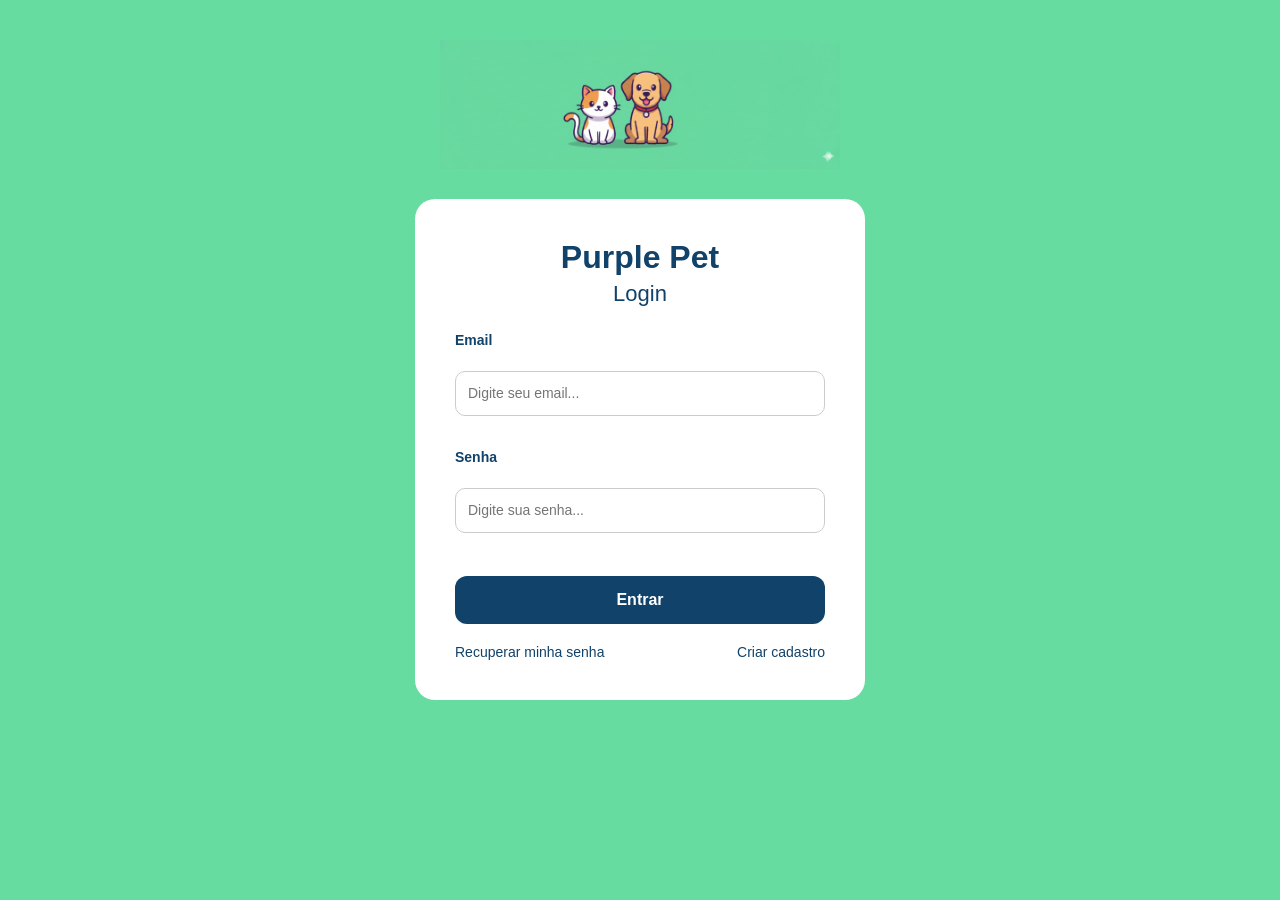
<file: index.html>
<!doctype html>
<html lang="pt-br">

<head>
  <meta charset="UTF-8" />
  <meta name="viewport" content="width=device-width, initial-scale=1.0" />
  <title>Purple Pet</title>
  <link rel="shortcut icon" href="favicom.png" type="image/x-icon" />
  <link rel="stylesheet" href="style.css" />
  
</head>

<body>
  <img src="paginaInicial.jpeg.png" alt="" />

  <div>
    <h1>Purple Pet</h1>
    <h2>Login</h2>
    <label for="email" id="email">Email</label><br />
    <input type="email" id="email" placeholder="Digite seu email..." /> <br />
    <br />

    <label for="senha" id="senha">Senha</label><br />
    <input type="password" id="senha" placeholder="Digite sua senha..." />
    <br />
    <br />

    <a href="paginaPet.html">
      <button>Entrar</button>
    </a>

    <div class="links">
      <a href="recuperarSenha.html" class="recuperar">Recuperar minha senha</a>



      <a href="criarCadastro.html" class="recuperar">Criar cadastro</a>

    </div>
  </div>
</body>

</html>
</file>
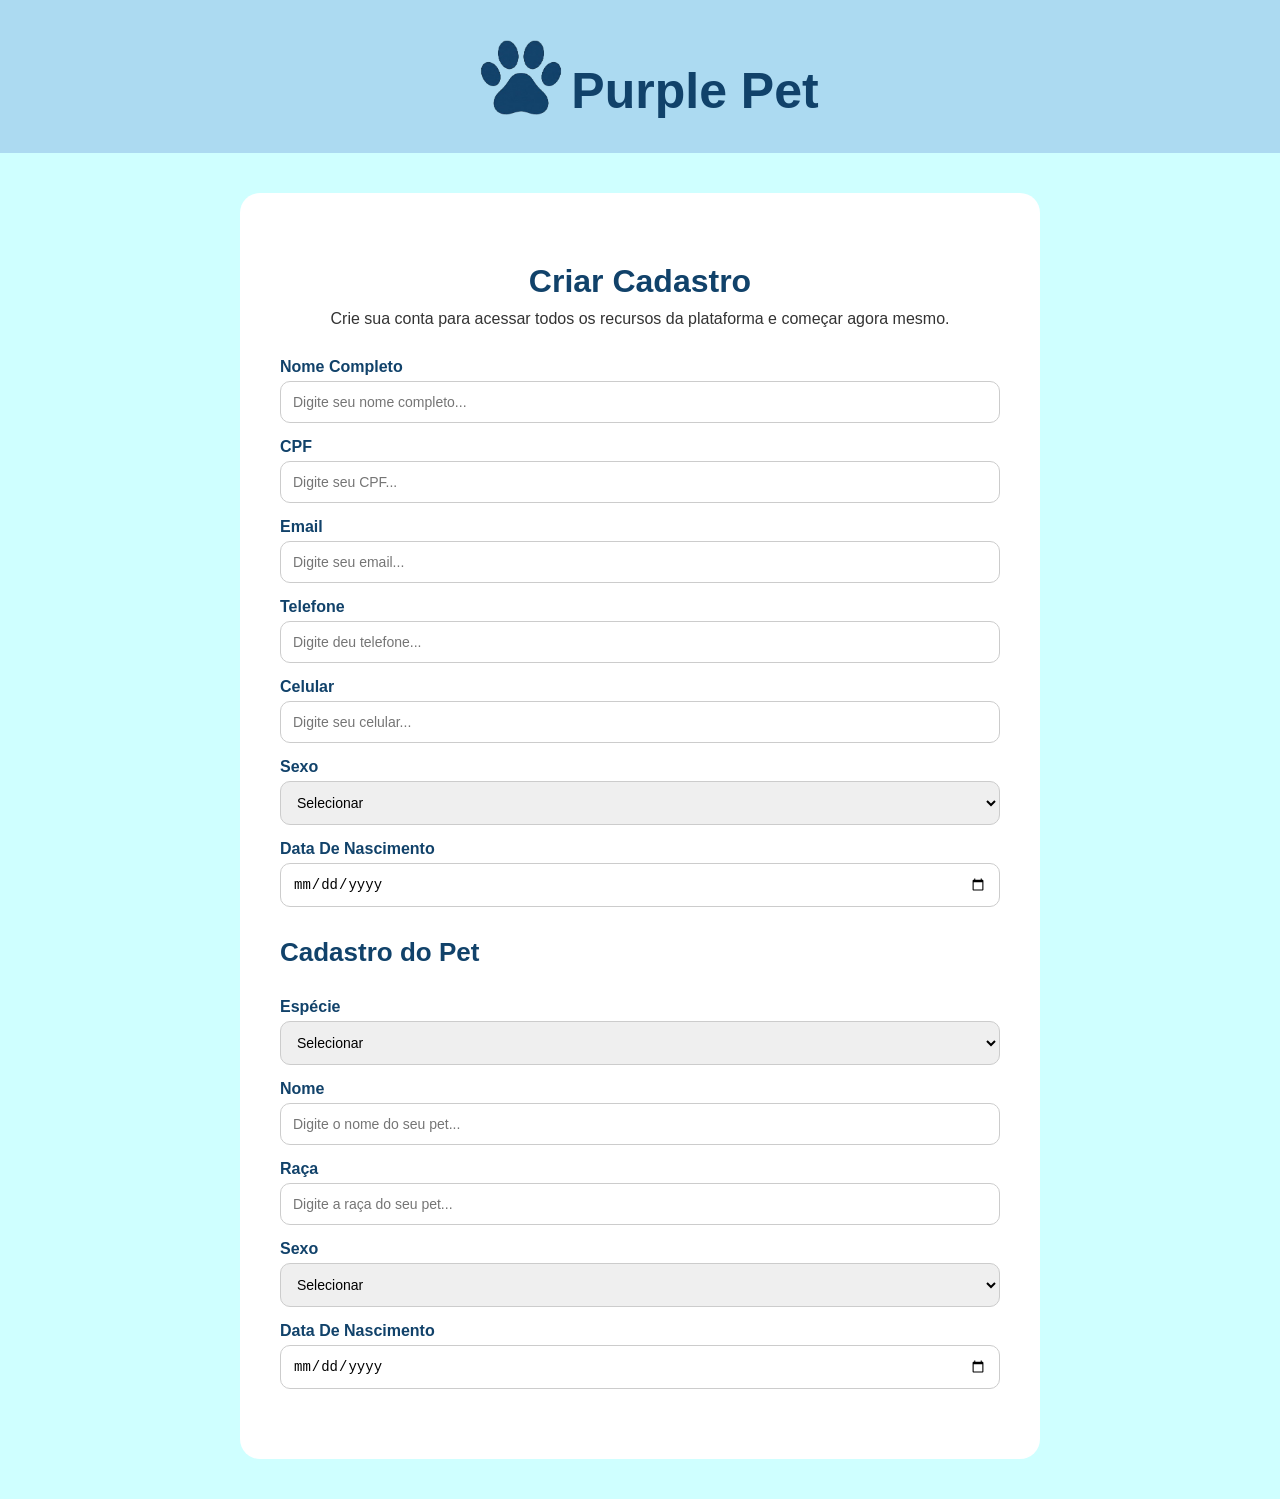
<file: criarCadastro.html>
<!DOCTYPE html>
<html lang="pt-br">

<head>
    <meta charset="UTF-8">
    <meta name="viewport" content="width=device-width, initial-scale=1.0">
    <title>Purple Pet | Criar cadastro</title>
    <link rel="stylesheet" href="criarCadastro.CSS">
    <link rel="shortcut icon" href="favicom.png" type="image/x-icon">
</head>

<body>
    <header>
        <img src="patinha1.png" alt="" class="pata1">
        <h1 class="criar1">Purple Pet</h1>
    </header>

    <div>
        <div class="titulo-Criar">
            <h1>Criar Cadastro</h1>
            <p>Crie sua conta para acessar todos os recursos da plataforma e começar agora mesmo.</p>
        </div>

        <div class="dados-criar">
            <label for="nome" id="nome">Nome Completo</label>
            <input type="text" id="nome" placeholder="Digite seu nome completo...">

            <label for="cpf" id="cpf">CPF</label>
            <input type="text" id="cpf" maxlength="11" placeholder="Digite seu CPF...">

            <label for="email" id="email">Email</label>
            <input type="email" id="email" placeholder="Digite seu email...">

            <label for="telefone" id="telefone">Telefone</label>
            <input type="number" id="telefone" maxlength="12" placeholder="Digite deu telefone...">

            <label for="celular" id="celular">Celular</label>
            <input type="number" id="celular" maxlength="12" placeholder="Digite seu celular...">

            <label for="sexo" id="sexo">Sexo</label>
            <select name="sexo" id="sexo">
                <option value="">Selecionar</option>
                <option value="masculino">Masculino</option>
                <option value="feminino">Feminino</option>
                <option value="outros">Outros</option>
            </select>

            <label for="datanascimento" id="datanascimento">Data De Nascimento</label>
            <input type="date" id="datanascimento">
        </div>

        <div>
            <h1>Cadastro do Pet</h1>
        </div>

        <div>
            <label for="especie" id="especie">Espécie</label>
            <select name="" id="">
                <option value="selecionar">Selecionar</option>
                <option value="cachoro">Cachorro</option>
                <option value="gato">Gato</option>
                <option value="coelho">Coelho</option>
                <option value="passaro">Pássaro</option>
                <option value="hamster">Hamster</option>
                <option value="tartaruga">Tartaruga</option>
                <option value="peixe">Peixe</option>
                <option value="cobra">Cobra</option>
                <option value="largato">Largato</option>
                <option value="outros">Outros</option>
            </select>

            <label for="nome" id="nome">Nome</label>
            <input type="text" id="nome" placeholder="Digite o nome do seu pet...">

            <label for="raca" id="raca">Raça</label>
            <input type="text" id="raca" placeholder="Digite a raça do seu pet...">

            <label for="sexo" id="sexo">Sexo</label>
            <select name="" id="sexo">
                <option value="selecionar">Selecionar</option>
                <option value="macho">Macho</option>
                <option value="femea">fêmea</option>
            </select>

            <label for="datanascimento" id="datanascimento">Data De Nascimento</label>
            <input type="date" id="datanascimento">


        </div>
    </div>

</body>

</html>
</file>
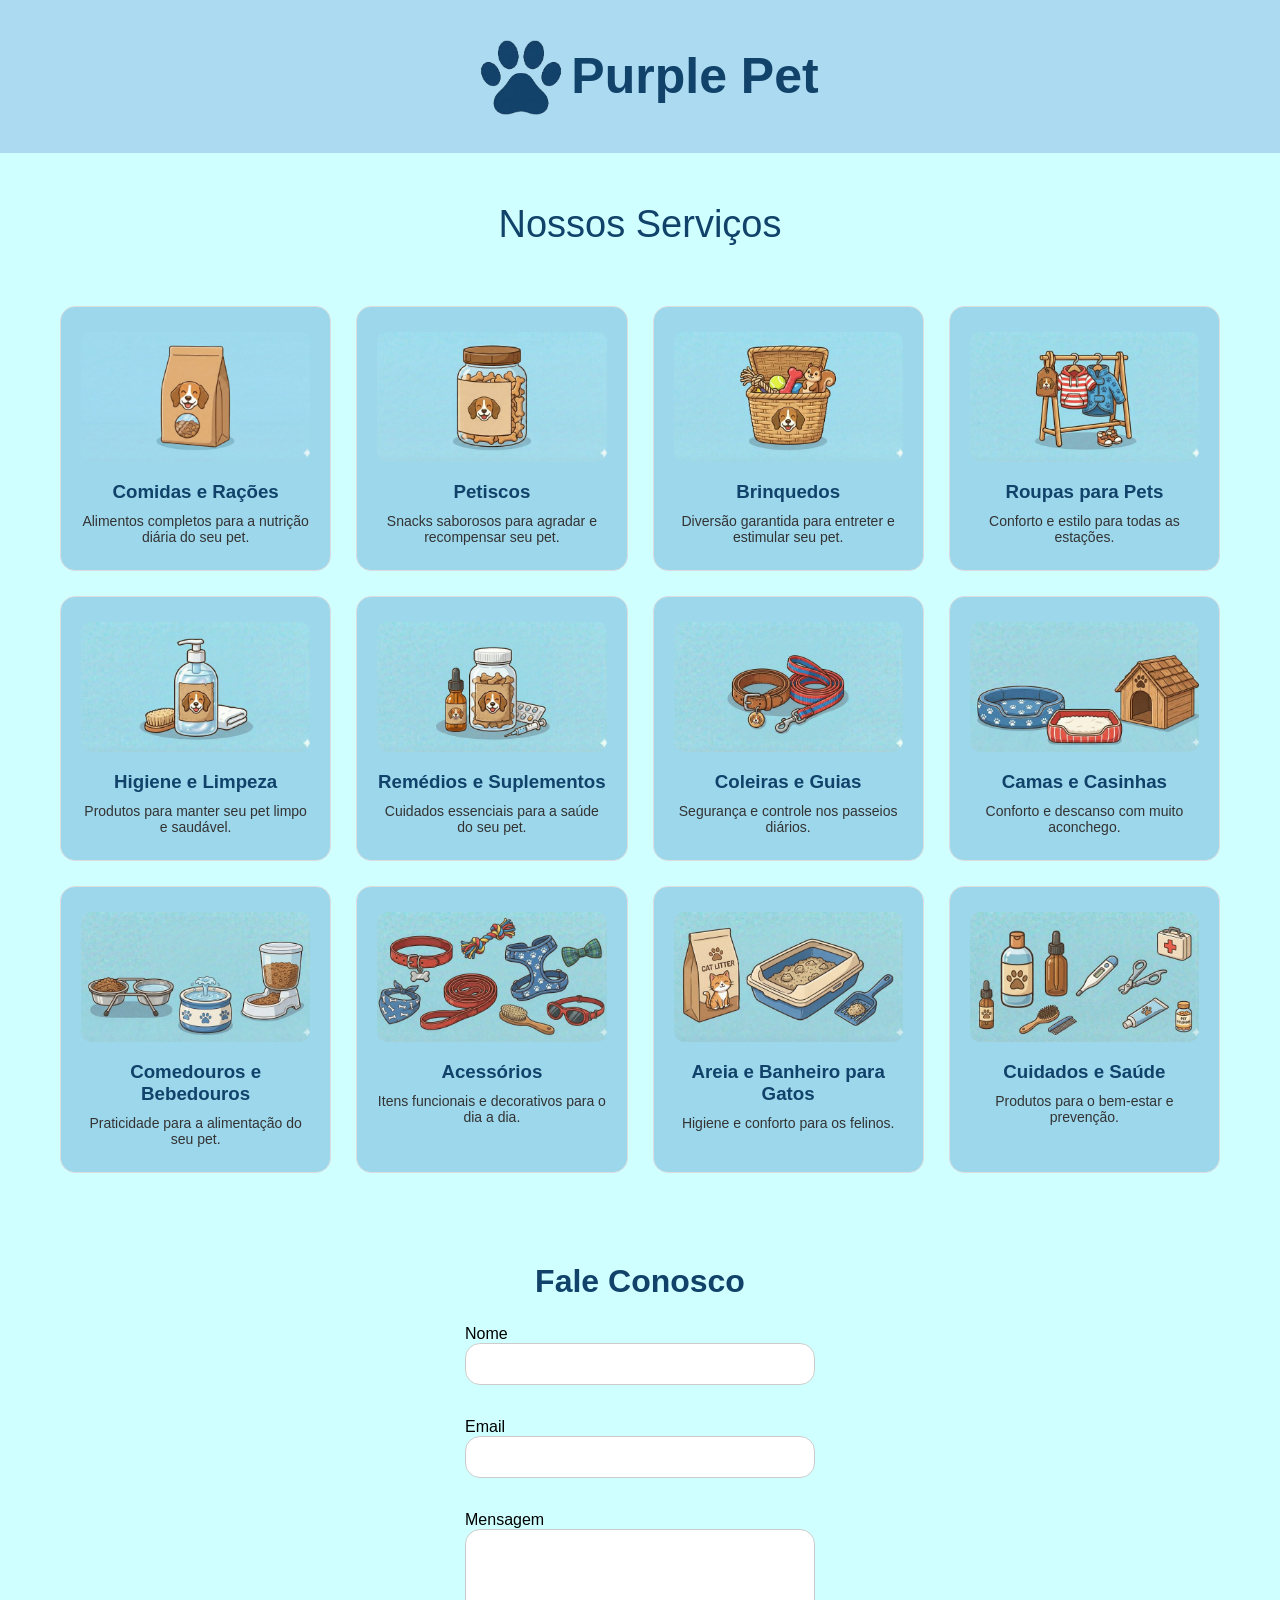
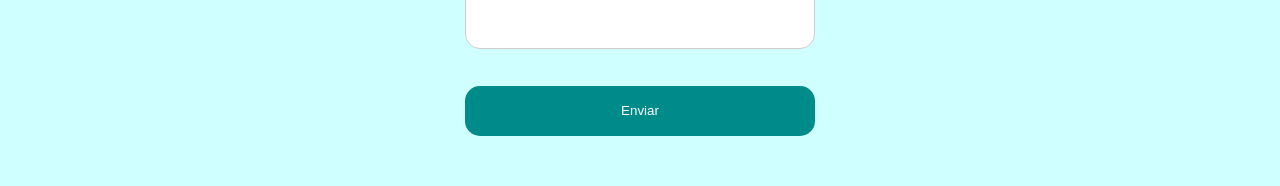
<file: paginaPet.html>
<!DOCTYPE html>
<html lang="pt-br">

<head>
    <meta charset="UTF-8">
    <meta name="viewport" content="width=device-width, initial-scale=1.0">
    <title>Purple Pet</title>
    <link rel="stylesheet" href="paginaPet.css">
    <link rel="shortcut icon" href="favicom.png" type="image/x-icon">
</head>

<body>

    <header>
        <img src="patinha1.png" alt="" class="pata">
        <h1>Purple Pet</h1>
        
        
    </header>

    <section>

        <h1>Nossos Serviços</h1>
        <div>
            <div>
                <img src="comida.jpeg" alt="">
                <h3>Comidas e Rações</h3>
                <p>Alimentos completos para a nutrição diária do seu pet.</p>
            </div>

            <div>
                <img src="petisco.jpeg" alt="">
                <h3>Petiscos</h3>
                <p>Snacks saborosos para agradar e recompensar seu pet.</p>
            </div>

            <div>
                <img src="brinquedo.jpeg" alt="">
                <h3>Brinquedos</h3>
                <p>Diversão garantida para entreter e estimular seu pet.</p>
            </div>

            <div>
                <img src="roupas.jpeg" alt="">
                <h3>Roupas para Pets</h3>
                <p>Conforto e estilo para todas as estações.</p>
            </div>

            <div>
                <img src="higiene.jpeg" alt="">
                <h3>Higiene e Limpeza</h3>
                <p>Produtos para manter seu pet limpo e saudável.</p>
            </div>

            <div>
                <img src="remedios.jpeg" alt="">
                <h3>Remédios e Suplementos</h3>
                <p>Cuidados essenciais para a saúde do seu pet.</p>
            </div>

            <div>
                <img src="coleiras.jpeg" alt="">
                <h3>Coleiras e Guias</h3>
                <p>Segurança e controle nos passeios diários.</p>
            </div>

            <div>
                <img src="casinhas.jpeg" alt="">
                <h3>Camas e Casinhas</h3>
                <p>Conforto e descanso com muito aconchego.</p>
            </div>

            <div>
                <img src="bebedouros.jpeg" alt="">
                <h3>Comedouros e Bebedouros</h3>
                <p>Praticidade para a alimentação do seu pet.</p>
            </div>

            <div>
                <img src="acessorios.jpeg" alt="">
                <h3>Acessórios</h3>
                <p>Itens funcionais e decorativos para o dia a dia.</p>
            </div>

            <div>
                <img src="areia.jpeg" alt="">
                <h3>Areia e Banheiro para Gatos</h3>
                <p>Higiene e conforto para os felinos.</p>
            </div>

            <div>
                <img src="saude.jpeg" alt="">
                <h3>Cuidados e Saúde</h3>
                <p>Produtos para o bem-estar e prevenção.</p>
            </div>



        </div>
    </section>

    <footer>
        <h2 class="conosco">Fale Conosco</h2>

        <form>
            <label>Nome</label><br>
            <input type="text"><br><br>

            <label>Email</label><br>
            <input type="email"><br><br>

            <label>Mensagem</label><br>
            <textarea></textarea><br><br>

            <button>Enviar</button>
        </form>
    </footer>


</body>

</html>
</file>
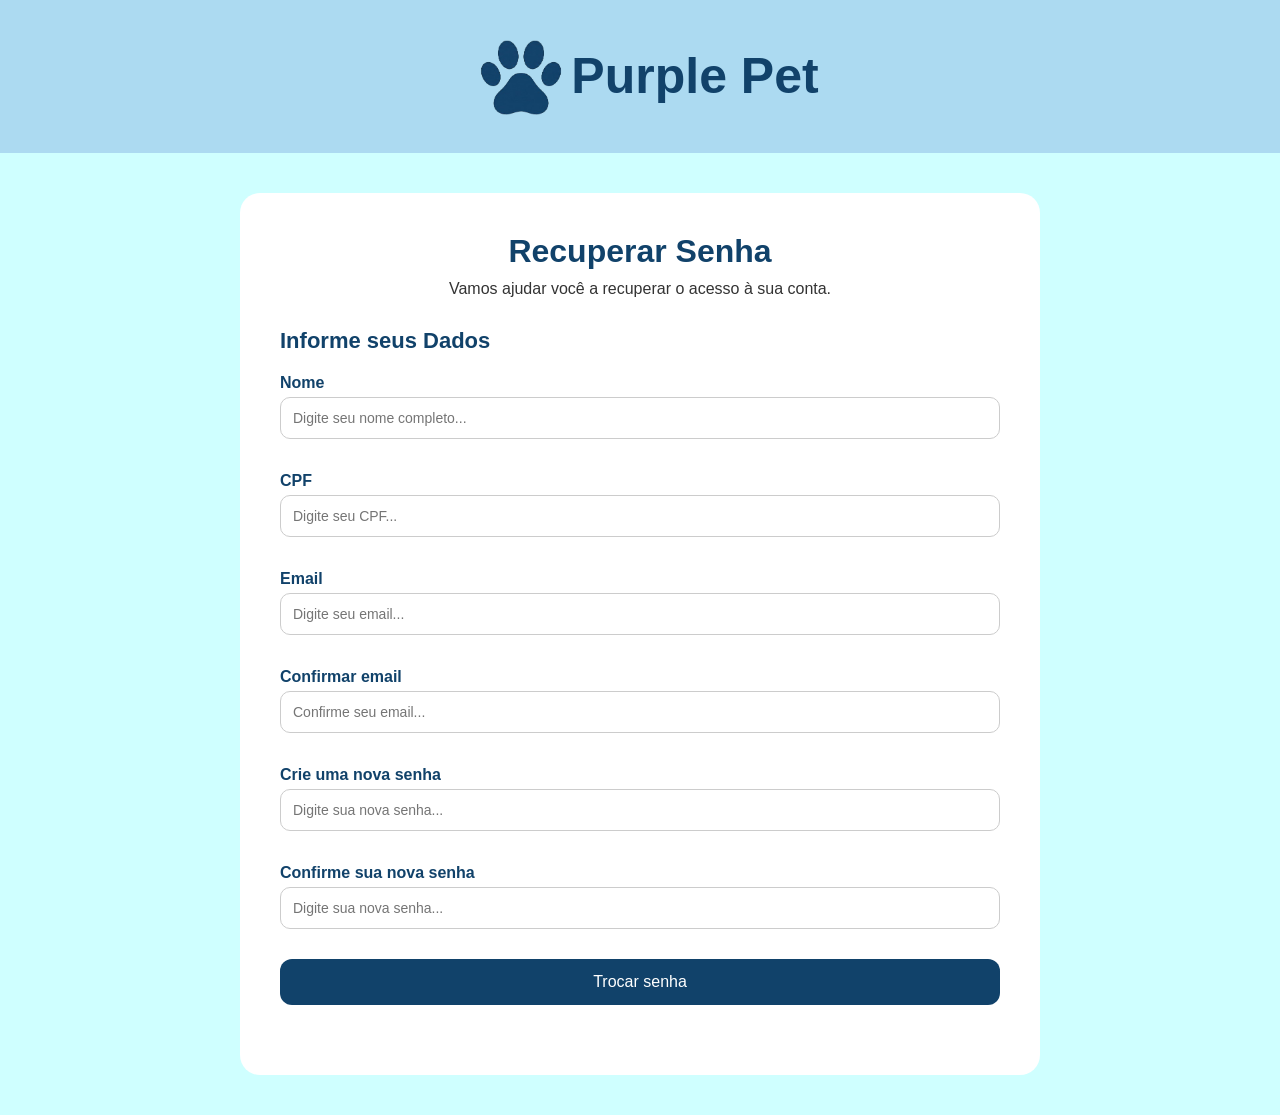
<file: recuperarSenha.html>
<!DOCTYPE html>
<html lang="pt-br">

<head>
    <meta charset="UTF-8">
    <meta name="viewport" content="width=device-width, initial-scale=1.0">
    <title>Purple Pet | Recuperar senha</title>
    <link rel="stylesheet" href="recuperarSenha.CSS">
    <link rel="shortcut icon" href="favicom.png" type="image/x-icon">
</head>

<body>

    <header>
        <img src="patinha1.png" alt="" class="pata">
        <h1>Purple Pet</h1>
    </header>
    <div>
        <div class="titulo">
            <h1>Recuperar Senha</h1>
            <p>Vamos ajudar você a recuperar o acesso à sua conta.</p>
        </div>

        <div class="dados">
            <h3>Informe seus Dados</h3>

            <label for="nome" id="nome">Nome</label>
            <input type="text" id="nome" placeholder="Digite seu nome completo..."> <br> <br>

            <label for="cpf" id="cpf">CPF</label>
            <input type="text" maxlength="11" id="cpf" placeholder="Digite seu CPF..."><br><br>

            <label for="email" id="email">Email</label>
            <input type="email" id="email" placeholder="Digite seu email..."> <br> <br>

            <label for="email" id="email">Confirmar email</label>
            <input type="email" id="email" placeholder="Confirme seu email..."> <br> <br>

            <label for="senha" id="senha">Crie uma nova senha</label>
            <input type="password" id="senha" placeholder="Digite sua nova senha..."> <br> <br>

            <label for="senha" id="senha">Confirme sua nova senha</label>
            <input type="password" id="senha" placeholder="Digite sua nova senha...">

            <button>Trocar senha</button>
        </div>
    </div>


</body>

</html>
</file>
<file: style.css>
* {
    margin: 0;
    padding: 0;
    box-sizing: border-box;
}

body {
    background-color: #67dca0;
    font-family: Arial, Helvetica, sans-serif;
    padding: 40px 20px;
}

img {
    width: 80%;
    max-width: 400px;
    display: block;
    margin: 0 auto 30px;
}

body > div {
    background-color: white;
    width: 90%;
    max-width: 450px;
    margin: 0 auto;
    padding: 40px;
    border-radius: 20px;
}

h1 {
    text-align: center;
    font-size: 32px;
    font-weight: 700;
    margin-bottom: 5px;
    color: #11426a;
}

h2 {
    text-align: center;
    font-size: 22px;
    font-weight: 400;
    margin-bottom: 25px;
    color: #11426a;
}

label {
    display: block;
    margin-top: 15px;
    margin-bottom: 5px;
    font-weight: bold;
    font-size: 14px;
    color: #11426a;
}

input {
    width: 100%;
    height: 45px;
    border-radius: 10px;
    border: 1px solid #ccc;
    padding: 12px;
    font-size: 14px;
}

input:focus {
    outline: none;
    border: 1px solid #11426a;
}

button {
    border-radius: 12px;
    height: 48px;
    width: 100%;
    background-color: #11426a;
    font-size: 16px;
    color: white;
    border: none;
    cursor: pointer;
    margin-top: 25px;
    font-weight: 600;
}

button:hover {
    opacity: 0.9;
}

.links {
    display: flex;
    justify-content: space-between;
    margin-top: 20px;
}

.recuperar {
    color: #11426a;
    font-size: 14px;
    text-decoration: none;
}

.recuperar:hover {
    text-decoration: underline;
}

@media (max-width: 600px) {
    body > div {
        padding: 30px 20px;
    }

    h1 {
        font-size: 26px;
    }

    h2 {
        font-size: 18px;
    }
}
</file>
<file: criarCadastro.CSS>
* {
  margin: 0;
  padding: 0;
  box-sizing: border-box;
}

body {
  background-color: #cfffff;
  font-family: Arial, Helvetica, sans-serif;
}

header {
  width: 100%;
  display: flex;
  justify-content: center;
  align-items: center;
  background-color: #acdaf1;
  padding: 30px 0;
}

.pata1 {
  width: 300px;
  height: auto;
  margin-right: -100px;
  margin-left: -90px;
}


.criar1 {
  font-size: 50px;
  color: #11426a;
  
  
}


body > div {
  width: 90%;
  max-width: 800px;
  margin: 40px auto;
  background-color: white;
  padding: 40px;
  border-radius: 20px;
}

.titulo-Criar {
  text-align: center;
  margin-bottom: 30px;
}

.titulo-Criar h1 {
  font-size: 32px;
  margin-bottom: 10px;
  color: #11426a;
}

.titulo-Criar p {
  font-size: 16px;
  color: #333;
}

.dados-criar,
body > div > div:nth-of-type(3),
body > div > div:nth-of-type(4) {
  margin-bottom: 30px;
}

label {
  display: block;
  margin-top: 15px;
  margin-bottom: 5px;
  font-weight: bold;
  color: #11426a;
}

input,
select {
  width: 100%;
  padding: 12px;
  border-radius: 10px;
  border: 1px solid #ccc;
  font-size: 14px;
}

input:focus,
select:focus {
  outline: none;
  border: 1px solid #11426a;
}

h1 {
  margin-top: 30px;
  font-size: 26px;
  color: #11426a;
}
</file>
<file: paginaPet.css>
* {
  margin: 0;
  padding: 0;
  box-sizing: border-box;
}

body {
  background-color: #cfffff;
  font-family: Arial, Helvetica, sans-serif;
}

header {
  width: 100%;
  display: flex;
  justify-content: center;
  align-items: center;
  background-color: #acdaf1;
  padding: 30px 0;
}

.pata {
  width: 300px;
  height: auto;
  margin-right: -100px;
  margin-left: -90px;
}


header h1 {
  font-size: 50px;
  color: #11426a;
  
  
}


section h1 {
  text-align: center;
  font-size: 38px;
  font-weight: 400;
  margin: 50px 0 20px 0;
  color: #11426a;
}

section > div {
  display: grid;
  grid-template-columns: repeat(auto-fit, minmax(250px, 1fr));
  gap: 25px;
  padding: 40px 60px;
}

section > div > div {
  border: 1px solid #ddd;
  border-radius: 15px;
  padding: 25px 20px;
  background-color: #9dd7eb;
  text-align: center;
  cursor: pointer;
  transition: transform 0.3s ease, box-shadow 0.3s ease;
}

section > div > div:hover {
  transform: translateY(-8px);
  box-shadow: 0 8px 20px rgba(0, 0, 0, 0.15);
}

section img {
  width: 100%;
  max-width: 100%;
  height: 130px;
  border-radius: 10px;
  object-fit: cover;
  margin-bottom: 15px;
}

section h3 {
  margin-bottom: 10px;
  color: #11426a;
}

section p {
  font-size: 14px;
  color: #333;
}

footer {
  width: 100%;
  background-color: #cfffff;
  padding: 50px 0;
}

footer h2 {
  text-align: center;
  font-size: 32px;
  color: #11426a;
  margin-bottom: 25px;
}

form {
  width: 100%;
  max-width: 350px;
  margin: auto;
}

form input,
form textarea {
  width: 100%;
  border-radius: 15px;
  border: 1px solid #ccc;
  padding: 12px;
  margin-bottom: 15px;
  font-size: 14px;
}

form textarea {
  height: 120px;
  resize: none;
}

button {
  width: 100%;
  height: 50px;
  border-radius: 15px;
  background-color: darkcyan;
  color: white;
  border: none;
  cursor: pointer;
  transition: background-color 0.3s ease;
}

button:hover {
  background-color: teal;
}

@media (max-width: 768px) {
  .pata {
    width: 200px;
    margin-right: -70px;
  }

  header h1 {
    font-size: 40px;
  }

  section h1 {
    font-size: 28px;
  }

  section > div {
    padding: 30px;
  }
}
</file>
<file: recuperarSenha.CSS>
* {
  margin: 0;
  padding: 0;
  box-sizing: border-box;
}

body {
  background-color: #cfffff;
  font-family: Arial, Helvetica, sans-serif;
}

header {
  width: 100%;
  display: flex;
  justify-content: center;
  align-items: center;
  background-color: #acdaf1;
  padding: 30px 0;
}

.pata {
  width: 300px;
  height: auto;
  margin-right: -100px;
  margin-left: -90px;
}

header h1 {
  font-size: 50px;
  color: #11426a;
}

body > div {
  width: 90%;
  max-width: 800px;
  margin: 40px auto;
  background-color: white;
  padding: 40px;
  border-radius: 20px;
}

.titulo {
  text-align: center;
  margin-bottom: 30px;
}

.titulo h1 {
  font-size: 32px;
  margin-bottom: 10px;
  color: #11426a;
}

.titulo p {
  font-size: 16px;
  color: #333;
}

.dados {
  margin-bottom: 30px;
}

.dados h3 {
  font-size: 22px;
  margin-bottom: 20px;
  color: #11426a;
}

.dados label {
  display: block;
  margin-top: 15px;
  margin-bottom: 5px;
  font-weight: bold;
  color: #11426a;
}

.dados input {
  width: 100%;
  padding: 12px;
  border-radius: 10px;
  border: 1px solid #ccc;
  font-size: 14px;
}

.dados input:focus {
  outline: none;
  border: 1px solid #11426a;
}

button {
  width: 100%;
  margin-top: 30px;
  padding: 14px;
  border-radius: 12px;
  background-color: #11426a;
  color: white;
  font-size: 16px;
  border: none;
  cursor: pointer;
}

button:hover {
  opacity: 0.9;
}
</file>
